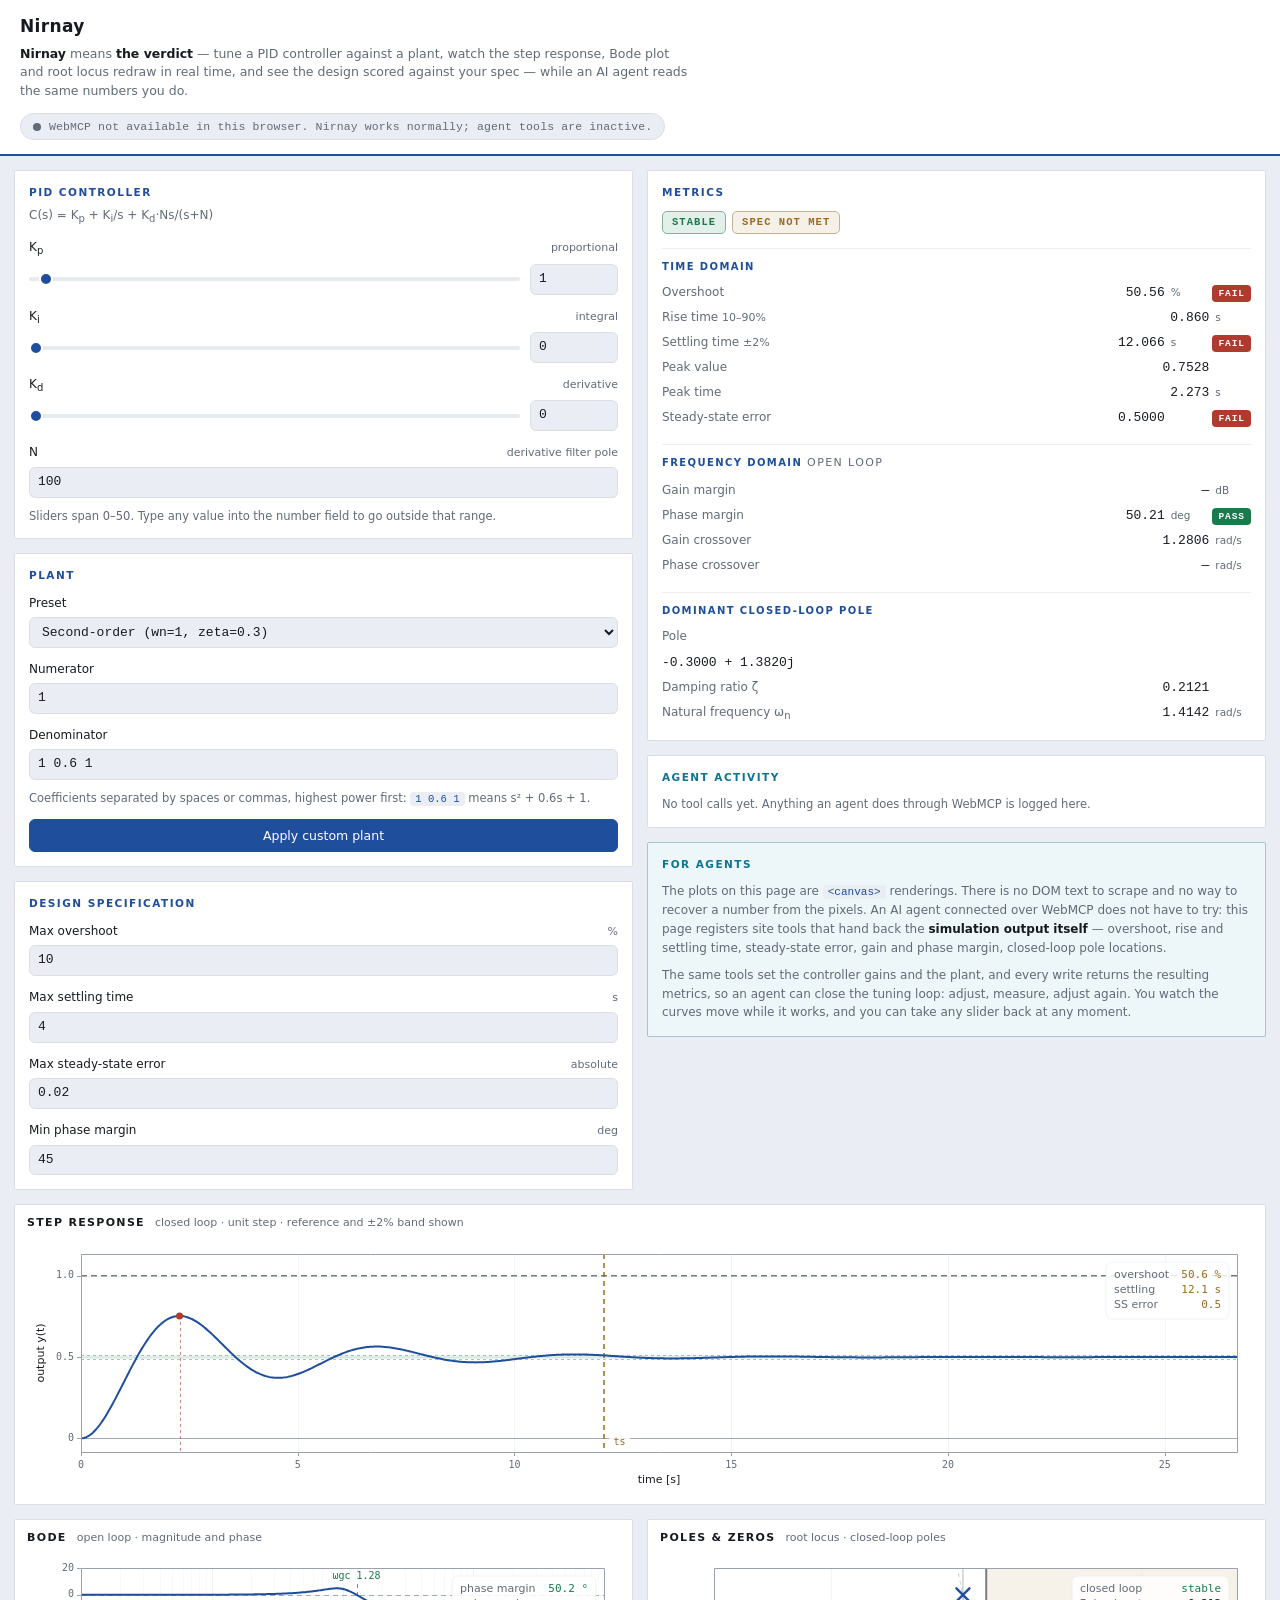
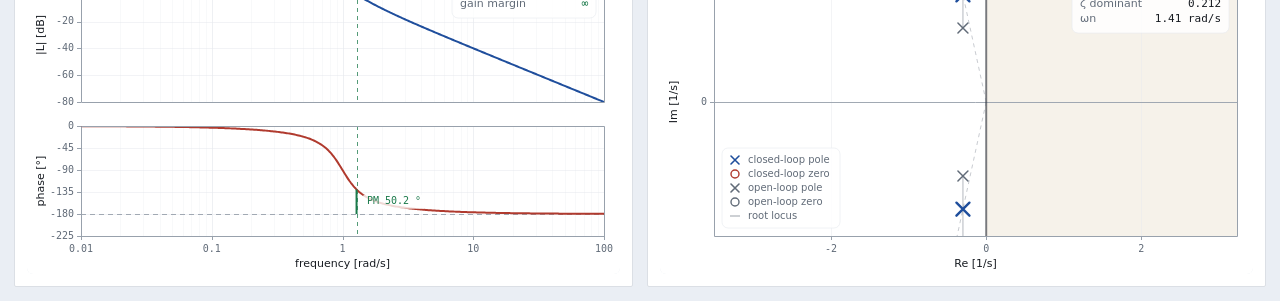
<file: index.html>
<!DOCTYPE html>
<html lang="en">
<head>
  <meta charset="utf-8" />
  <meta name="viewport" content="width=device-width, initial-scale=1" />
  <title>Nirnay</title>
  <meta
    name="description"
    content="Nirnay is an interactive PID tuning workbench with live step response, Bode and root-locus plots, and WebMCP site tools that expose the numeric simulation results to an AI agent."
  />
  <link rel="stylesheet" href="styles.css" />
</head>
<body>
  <header class="topbar">
    <div class="brand">
      <h1>Nirnay</h1>
      <p class="tagline">
        <em>Nirnay</em> means <em>the verdict</em> — tune a PID controller against a plant, watch the
        step response, Bode plot and root locus redraw in real time, and see the design scored
        against your spec &mdash; while an AI agent reads the same numbers you do.
      </p>
    </div>
    <p class="status" id="mcp-status" data-state="pending" role="status" aria-live="polite">
      Checking for WebMCP&hellip;
    </p>
  </header>

  <main class="bench">
    <!-- ------------------------------------------------------------------- controls -->
    <aside class="col col-controls" aria-label="Controller, plant and specification">
      <section class="panel">
        <h2>PID controller</h2>
        <p class="panel-sub">C(s) = K<sub>p</sub> + K<sub>i</sub>/s + K<sub>d</sub>&middot;Ns/(s+N)</p>

        <div class="gain">
          <label for="kp-number"><span class="gain-name">K<sub>p</sub></span><span class="hint">proportional</span></label>
          <div class="gain-inputs">
            <input type="range" id="kp-slider" min="0" max="50" step="0.01"
                   aria-label="Proportional gain slider" />
            <input type="number" id="kp-number" step="0.01" inputmode="decimal" />
          </div>
        </div>

        <div class="gain">
          <label for="ki-number"><span class="gain-name">K<sub>i</sub></span><span class="hint">integral</span></label>
          <div class="gain-inputs">
            <input type="range" id="ki-slider" min="0" max="50" step="0.01"
                   aria-label="Integral gain slider" />
            <input type="number" id="ki-number" step="0.01" inputmode="decimal" />
          </div>
        </div>

        <div class="gain">
          <label for="kd-number"><span class="gain-name">K<sub>d</sub></span><span class="hint">derivative</span></label>
          <div class="gain-inputs">
            <input type="range" id="kd-slider" min="0" max="50" step="0.01"
                   aria-label="Derivative gain slider" />
            <input type="number" id="kd-number" step="0.01" inputmode="decimal" />
          </div>
        </div>

        <div class="field">
          <label for="n-number"><span class="gain-name">N</span><span class="hint">derivative filter pole</span></label>
          <input type="number" id="n-number" min="1" max="10000" step="1" inputmode="decimal" />
        </div>

        <p class="foot">
          Sliders span 0&ndash;50. Type any value into the number field to go outside that range.
        </p>
      </section>

      <section class="panel">
        <h2>Plant</h2>

        <div class="field">
          <label for="plant-select">Preset</label>
          <select id="plant-select"></select>
        </div>
        <div class="field">
          <label for="plant-num">Numerator</label>
          <input type="text" id="plant-num" spellcheck="false" autocomplete="off"
                 aria-describedby="coeff-help" />
        </div>
        <div class="field">
          <label for="plant-den">Denominator</label>
          <input type="text" id="plant-den" spellcheck="false" autocomplete="off"
                 aria-describedby="coeff-help" />
        </div>

        <p class="foot" id="coeff-help">
          Coefficients separated by spaces or commas, highest power first:
          <code>1 0.6 1</code> means s&sup2; + 0.6s + 1.
        </p>
        <button type="button" id="plant-apply" class="btn-primary">Apply custom plant</button>
        <p class="field-error" id="plant-error" role="alert" hidden></p>
      </section>

      <section class="panel">
        <h2>Design specification</h2>

        <div class="field">
          <label for="spec-overshoot">Max overshoot<span class="hint">%</span></label>
          <input type="number" id="spec-overshoot" min="0" step="0.5" inputmode="decimal" />
        </div>
        <div class="field">
          <label for="spec-settling">Max settling time<span class="hint">s</span></label>
          <input type="number" id="spec-settling" min="0" step="0.1" inputmode="decimal" />
        </div>
        <div class="field">
          <label for="spec-sse">Max steady-state error<span class="hint">absolute</span></label>
          <input type="number" id="spec-sse" min="0" step="0.005" inputmode="decimal" />
        </div>
        <div class="field">
          <label for="spec-pm">Min phase margin<span class="hint">deg</span></label>
          <input type="number" id="spec-pm" min="0" step="1" inputmode="decimal" />
        </div>
      </section>
    </aside>

    <!-- ---------------------------------------------------------------------- plots -->
    <section class="col col-plots" aria-label="Simulation plots">
      <figure class="plot-card plot-wide">
        <figcaption>
          <h2>Step response</h2>
          <span class="cap-note">closed loop &middot; unit step &middot; reference and &plusmn;2% band shown</span>
        </figcaption>
        <canvas id="step-canvas" role="img"
                aria-label="Closed-loop unit step response against time">
          Closed-loop step response plot. The numbers behind it are listed in the metrics panel.
        </canvas>
      </figure>

      <figure class="plot-card">
        <figcaption>
          <h2>Bode</h2>
          <span class="cap-note">open loop &middot; magnitude and phase</span>
        </figcaption>
        <canvas id="bode-canvas" role="img"
                aria-label="Open-loop Bode magnitude and phase plot">
          Open-loop Bode plot. Gain and phase margins are listed in the metrics panel.
        </canvas>
      </figure>

      <figure class="plot-card">
        <figcaption>
          <h2>Poles &amp; zeros</h2>
          <span class="cap-note">root locus &middot; closed-loop poles</span>
        </figcaption>
        <canvas id="pz-canvas" role="img"
                aria-label="Pole-zero map with root locus branches">
          Pole-zero map with root-locus branches. The dominant pole is listed in the metrics panel.
        </canvas>
      </figure>
    </section>

    <!-- -------------------------------------------------------------------- readout -->
    <aside class="col col-readout" aria-label="Metrics and agent activity">
      <section class="panel">
        <h2>Metrics</h2>

        <p class="badges">
          <span class="badge" id="stability-badge" data-stable="true">&mdash;</span>
          <span class="badge" id="spec-badge" data-pass="false">&mdash;</span>
        </p>

        <div class="metric-group">
          <h3>Time domain</h3>
          <dl class="metrics">
            <div class="metric" data-metric="overshoot">
              <dt>Overshoot</dt>
              <dd><span class="value">&mdash;</span><span class="unit">%</span><span class="chip">&mdash;</span></dd>
            </div>
            <div class="metric" data-metric="riseTime">
              <dt>Rise time <span class="qual">10&ndash;90%</span></dt>
              <dd><span class="value">&mdash;</span><span class="unit">s</span></dd>
            </div>
            <div class="metric" data-metric="settlingTime">
              <dt>Settling time <span class="qual">&plusmn;2%</span></dt>
              <dd><span class="value">&mdash;</span><span class="unit">s</span><span class="chip">&mdash;</span></dd>
            </div>
            <div class="metric" data-metric="peakValue">
              <dt>Peak value</dt>
              <dd><span class="value">&mdash;</span><span class="unit"></span></dd>
            </div>
            <div class="metric" data-metric="peakTime">
              <dt>Peak time</dt>
              <dd><span class="value">&mdash;</span><span class="unit">s</span></dd>
            </div>
            <div class="metric" data-metric="steadyStateError">
              <dt>Steady-state error</dt>
              <dd><span class="value">&mdash;</span><span class="unit"></span><span class="chip">&mdash;</span></dd>
            </div>
          </dl>
        </div>

        <div class="metric-group">
          <h3>Frequency domain <span class="qual">open loop</span></h3>
          <dl class="metrics">
            <div class="metric" data-metric="gainMargin">
              <dt>Gain margin</dt>
              <dd><span class="value">&mdash;</span><span class="unit">dB</span></dd>
            </div>
            <div class="metric" data-metric="phaseMargin">
              <dt>Phase margin</dt>
              <dd><span class="value">&mdash;</span><span class="unit">deg</span><span class="chip">&mdash;</span></dd>
            </div>
            <div class="metric" data-metric="gainCrossover">
              <dt>Gain crossover</dt>
              <dd><span class="value">&mdash;</span><span class="unit">rad/s</span></dd>
            </div>
            <div class="metric" data-metric="phaseCrossover">
              <dt>Phase crossover</dt>
              <dd><span class="value">&mdash;</span><span class="unit">rad/s</span></dd>
            </div>
          </dl>
        </div>

        <div class="metric-group">
          <h3>Dominant closed-loop pole</h3>
          <dl class="metrics">
            <div class="metric metric-wide" data-metric="dominantPole">
              <dt>Pole</dt>
              <dd><span class="value">&mdash;</span><span class="unit"></span></dd>
            </div>
            <div class="metric" data-metric="zeta">
              <dt>Damping ratio &zeta;</dt>
              <dd><span class="value">&mdash;</span><span class="unit"></span></dd>
            </div>
            <div class="metric" data-metric="wn">
              <dt>Natural frequency &omega;<sub>n</sub></dt>
              <dd><span class="value">&mdash;</span><span class="unit">rad/s</span></dd>
            </div>
          </dl>
        </div>
      </section>

      <section class="panel panel-agent">
        <h2>Agent activity</h2>
        <div class="log" id="agent-log" role="log" aria-live="polite"
             aria-label="Agent tool call log">
          <p class="log-empty">No tool calls yet. Anything an agent does through WebMCP is logged here.</p>
        </div>
      </section>

      <section class="panel panel-note">
        <h2>For agents</h2>
        <p>
          The plots on this page are <code>&lt;canvas&gt;</code> renderings. There is no DOM text to
          scrape and no way to recover a number from the pixels. An AI agent connected over WebMCP
          does not have to try: this page registers site tools that hand back the
          <strong>simulation output itself</strong> &mdash; overshoot, rise and settling time,
          steady-state error, gain and phase margin, closed-loop pole locations.
        </p>
        <p>
          The same tools set the controller gains and the plant, and every write returns the
          resulting metrics, so an agent can close the tuning loop: adjust, measure, adjust again.
          You watch the curves move while it works, and you can take any slider back at any moment.
        </p>
      </section>
    </aside>
  </main>

  <script type="module" src="src/main.js"></script>
</body>
</html>
</file>
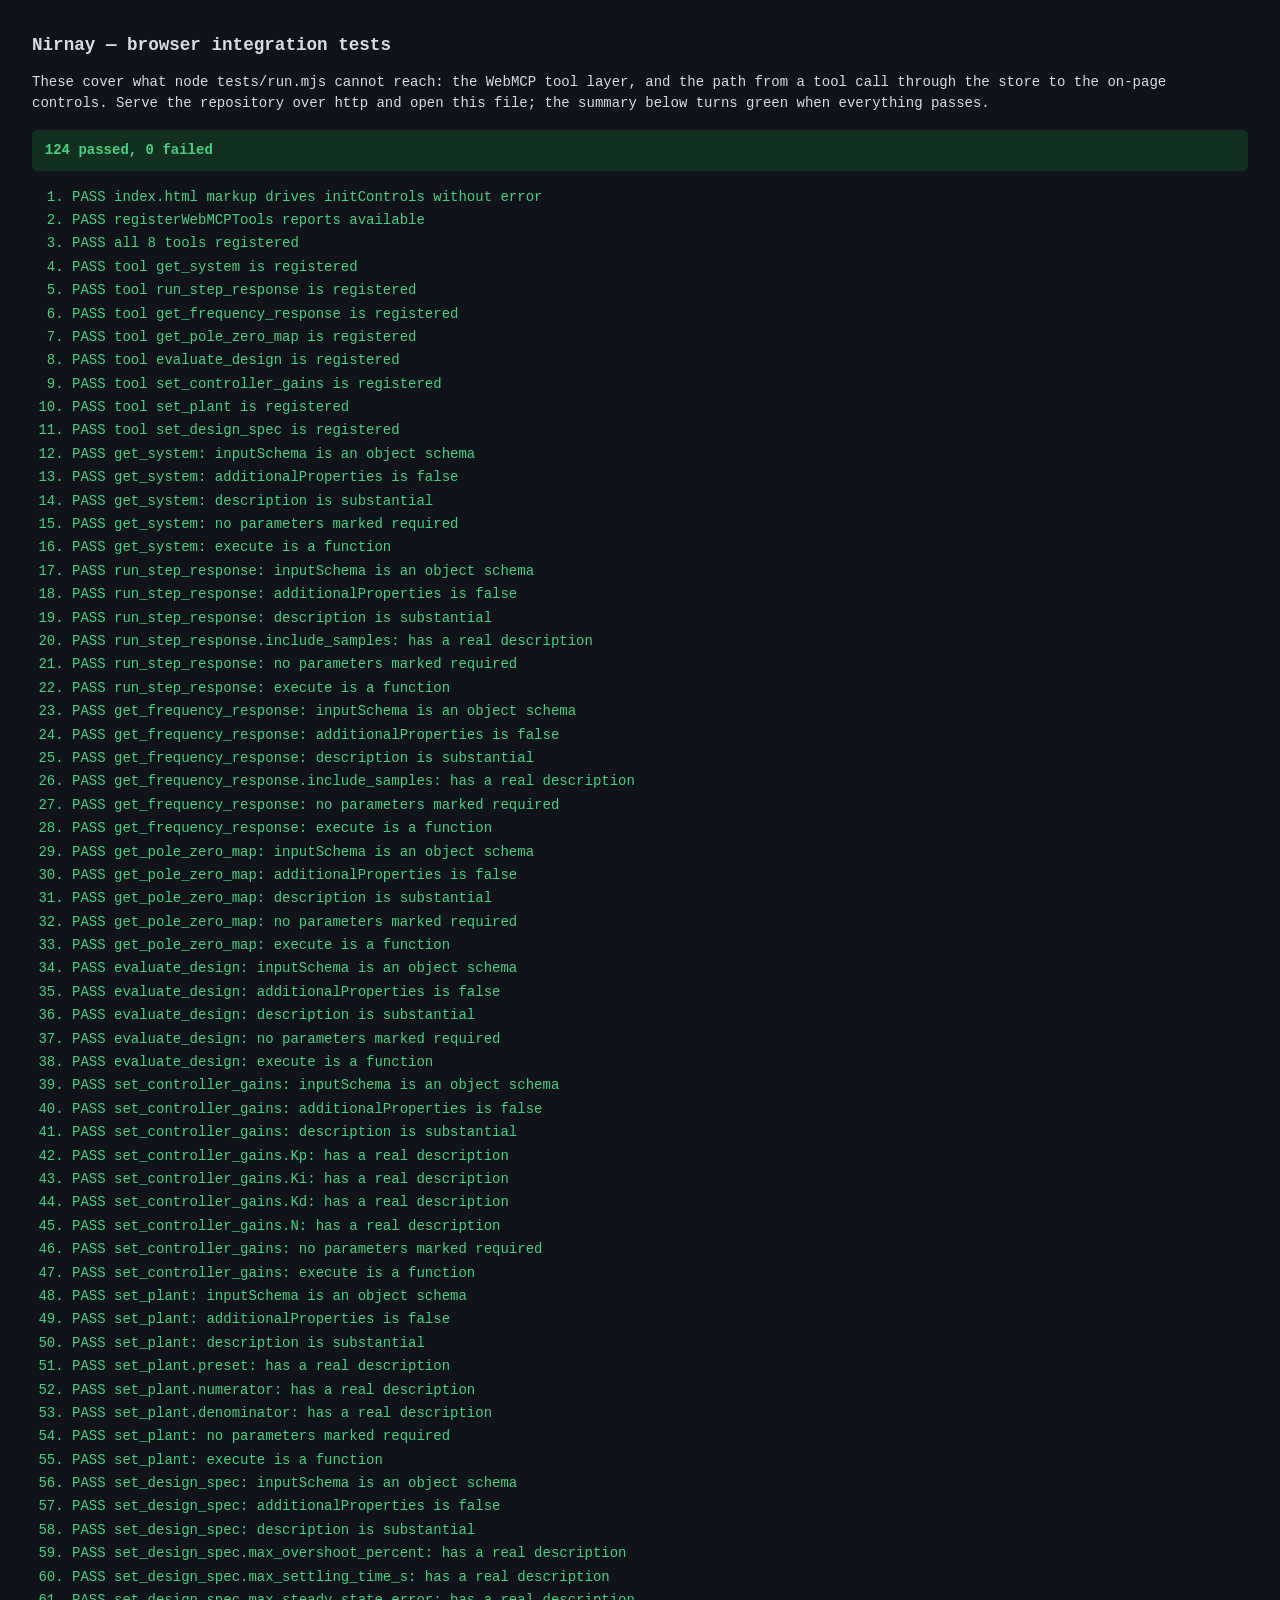
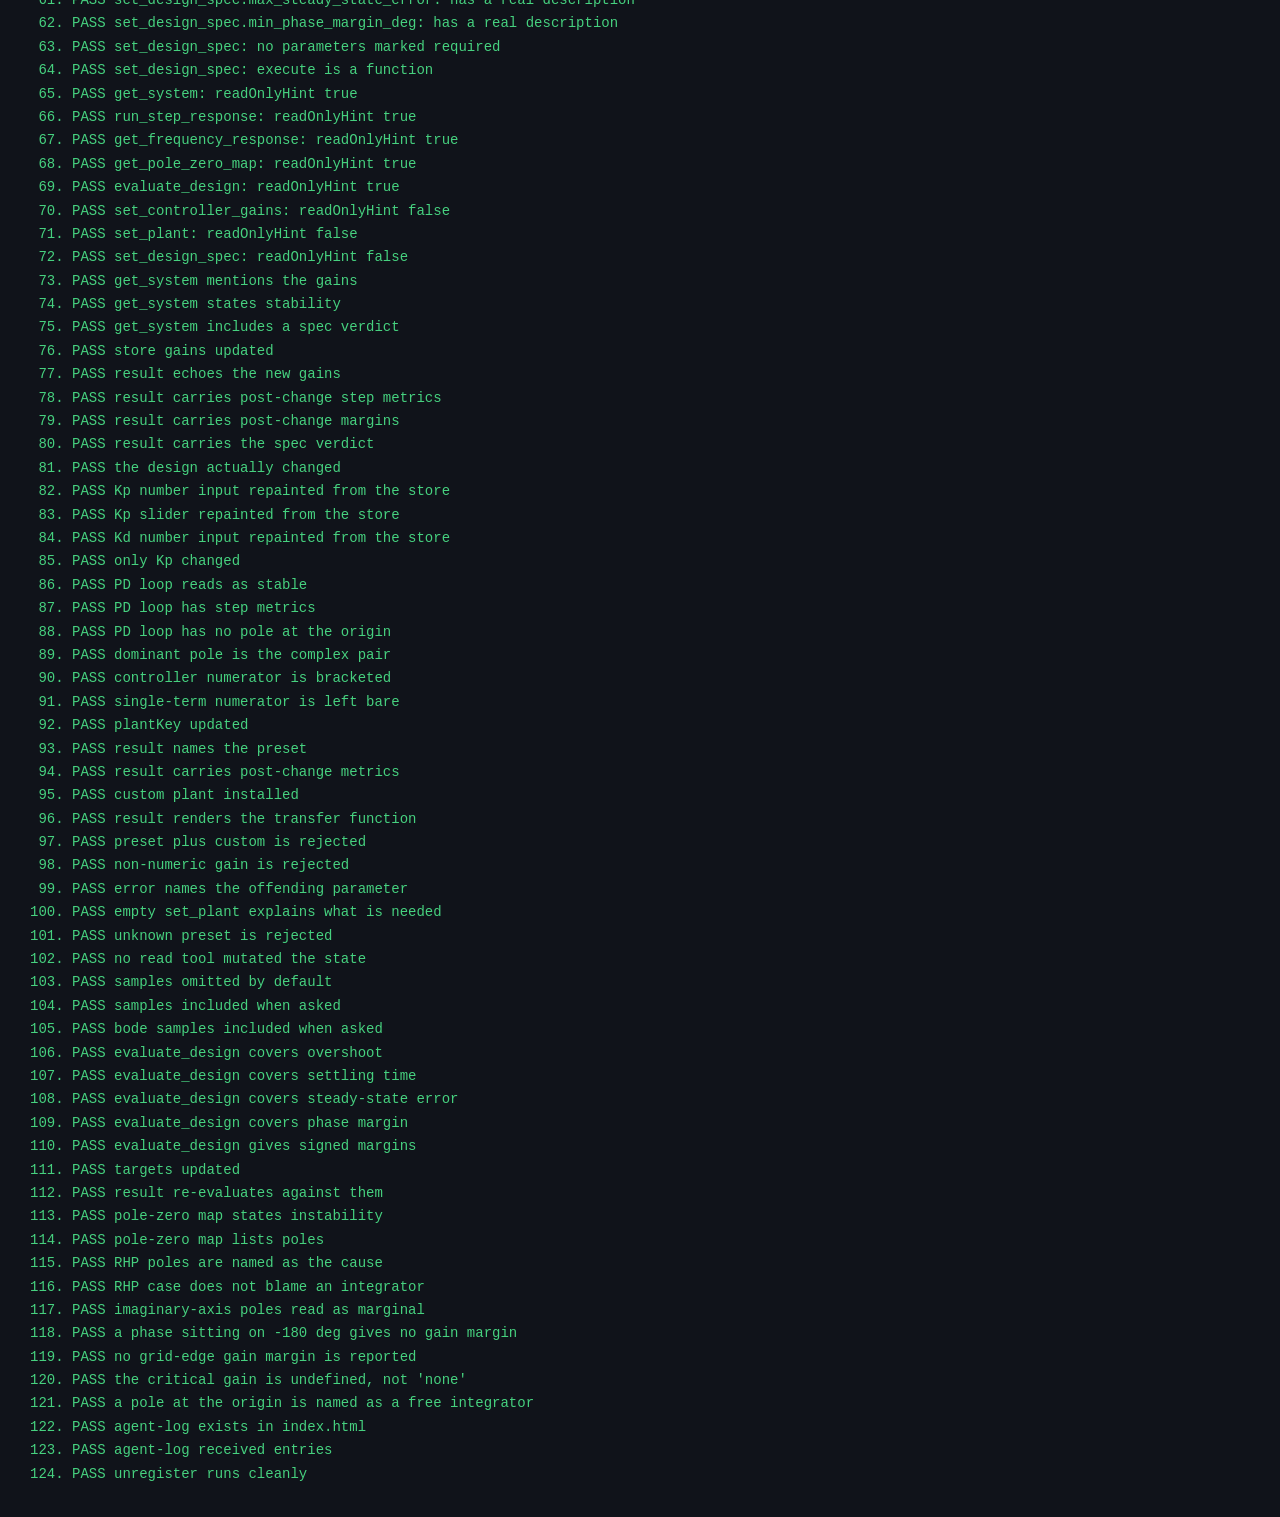
<file: tests/browser.html>
<!DOCTYPE html>
<html lang="en">
<head>
  <meta charset="utf-8">
  <title>Nirnay browser tests</title>
  <style>
    body { font: 14px/1.5 ui-monospace, SFMono-Regular, Menlo, Consolas, monospace; margin: 2rem; background: #10131a; color: #d7dce5; }
    h1 { font-size: 1.1rem; }
    li { margin: .15rem 0; }
    .pass { color: #46d17f; }
    .fail { color: #ff6b6b; }
    #summary { margin: 1rem 0; padding: .6rem .8rem; border-radius: 6px; font-weight: 700; }
    #summary[data-ok="true"] { background: #12301f; color: #46d17f; }
    #summary[data-ok="false"] { background: #331617; color: #ff6b6b; }
    #stage { display: none; }
  </style>
</head>
<body>
  <h1>Nirnay &mdash; browser integration tests</h1>
  <p>
    These cover what <code>node tests/run.mjs</code> cannot reach: the WebMCP tool layer, and the
    path from a tool call through the store to the on-page controls. Serve the repository over
    http and open this file; the summary below turns green when everything passes.
  </p>
  <div id="summary" data-ok="false">running&hellip;</div>
  <ol id="results"></ol>

  <!-- The real control markup is loaded into here from index.html, so these tests also
       verify that every element id controls.js looks up actually exists in the page. -->
  <div id="stage"></div>

<script type="module">
import { registerWebMCPTools } from "../src/mcp/tools.js";
import { getState, analyse, setGains, setPlant, setSpec } from "../src/ui/store.js";
import { initControls } from "../src/ui/controls.js";

const results = document.getElementById("results");
let passed = 0;
let failed = 0;

/**
 * Record one assertion.
 * @param {string} name what was checked
 * @param {boolean} ok whether it held
 * @param {string} [detail] extra context shown on failure
 * @returns {void}
 */
function check(name, ok, detail = "") {
  const li = document.createElement("li");
  li.className = ok ? "pass" : "fail";
  li.textContent = `${ok ? "PASS" : "FAIL"}  ${name}${ok || !detail ? "" : ` — ${detail}`}`;
  results.appendChild(li);
  if (ok) passed += 1; else failed += 1;
}

/**
 * Run one test body, turning a throw into a failure rather than halting the suite.
 * @param {string} name test name
 * @param {() => Promise<void>|void} fn test body
 * @returns {Promise<void>}
 */
async function test(name, fn) {
  try {
    await fn();
  } catch (err) {
    check(name, false, String(err && err.stack ? err.stack : err));
  }
}

/** Extract the plain text of a WebMCP tool result. */
const bodyOf = (r) => r.content.map((c) => c.text).join("\n");

// --- load the real control markup ------------------------------------------
const html = await (await fetch("../index.html")).text();
const parsed = new DOMParser().parseFromString(html, "text/html");
document.getElementById("stage").innerHTML = parsed.body.innerHTML;

await test("index.html markup drives initControls without error", () => {
  initControls(document.getElementById("stage"));
  check("index.html markup drives initControls without error", true);
});

// --- register against a stubbed modelContext -------------------------------
const registered = [];
document.modelContext = {
  registerTool(descriptor) {
    registered.push(descriptor);
    return { unregister() {} };
  },
};

const handle = await registerWebMCPTools();
const byName = Object.fromEntries(registered.map((t) => [t.name, t]));

const READ = ["get_system", "run_step_response", "get_frequency_response", "get_pole_zero_map", "evaluate_design"];
const WRITE = ["set_controller_gains", "set_plant", "set_design_spec"];

await test("registration", () => {
  check("registerWebMCPTools reports available", handle.available === true);
  check("all 8 tools registered", registered.length === 8, `got ${registered.length}`);
  for (const name of [...READ, ...WRITE]) {
    check(`tool ${name} is registered`, Boolean(byName[name]));
  }
});

await test("schemas", () => {
  for (const t of registered) {
    const s = t.inputSchema;
    check(`${t.name}: inputSchema is an object schema`, s && s.type === "object");
    check(`${t.name}: additionalProperties is false`, s.additionalProperties === false);
    check(`${t.name}: description is substantial`, typeof t.description === "string" && t.description.length > 80);
    for (const [prop, def] of Object.entries(s.properties || {})) {
      check(`${t.name}.${prop}: has a real description`,
        typeof def.description === "string" && def.description.length > 20,
        JSON.stringify(def.description));
    }
    // Every parameter on this surface is optional by design.
    check(`${t.name}: no parameters marked required`, !s.required || s.required.length === 0,
      JSON.stringify(s.required));
    check(`${t.name}: execute is a function`, typeof t.execute === "function");
  }
});

await test("readOnlyHint is accurate", () => {
  for (const name of READ) {
    check(`${name}: readOnlyHint true`, byName[name].annotations.readOnlyHint === true);
  }
  for (const name of WRITE) {
    check(`${name}: readOnlyHint false`, byName[name].annotations.readOnlyHint === false);
  }
});

// --- behaviour --------------------------------------------------------------
await test("get_system reports the live design", async () => {
  const body = bodyOf(await byName.get_system.execute({}));
  check("get_system mentions the gains", /Kp=/.test(body), body);
  check("get_system states stability", /STABLE|UNSTABLE/.test(body), body);
  check("get_system includes a spec verdict", /SPECS? (MET|NOT MET)/.test(body), body);
});

await test("write tool changes state and returns post-change metrics", async () => {
  setPlant({ key: "second-order" });
  setGains({ Kp: 1, Ki: 0, Kd: 0, N: 100 });
  const before = analyse().metrics.overshoot;

  const body = bodyOf(await byName.set_controller_gains.execute({ Kp: 12, Ki: 4, Kd: 3 }));
  const s = getState();
  check("store gains updated", s.Kp === 12 && s.Ki === 4 && s.Kd === 3, JSON.stringify(s));
  check("result echoes the new gains", body.includes("Kp=12"), body);
  check("result carries post-change step metrics", /overshoot/.test(body), body);
  check("result carries post-change margins", /PM |GM /.test(body), body);
  check("result carries the spec verdict", /SPECS? (MET|NOT MET)/.test(body), body);
  check("the design actually changed", analyse().metrics.overshoot !== before);

  // The demo-critical path: an agent's write must move the human-facing controls.
  const stage = document.getElementById("stage");
  check("Kp number input repainted from the store",
    Number(stage.querySelector("#kp-number").value) === 12,
    stage.querySelector("#kp-number").value);
  check("Kp slider repainted from the store",
    Number(stage.querySelector("#kp-slider").value) === 12,
    stage.querySelector("#kp-slider").value);
  check("Kd number input repainted from the store",
    Number(stage.querySelector("#kd-number").value) === 3,
    stage.querySelector("#kd-number").value);
});

await test("partial gain updates leave the others alone", async () => {
  setGains({ Kp: 5, Ki: 2, Kd: 1 });
  await byName.set_controller_gains.execute({ Kp: 9 });
  const s = getState();
  check("only Kp changed", s.Kp === 9 && s.Ki === 2 && s.Kd === 1, JSON.stringify(s));
});

await test("PD control is not reported as unstable", async () => {
  setPlant({ key: "second-order" });
  const body = bodyOf(await byName.set_controller_gains.execute({ Kp: 2, Ki: 0, Kd: 1 }));
  check("PD loop reads as stable", /Closed loop: STABLE/.test(body), body);
  check("PD loop has step metrics", /overshoot \d/.test(body), body);
  check("PD loop has no pole at the origin", !analyse().poles.some((p) => p.re === 0 && p.im === 0),
    JSON.stringify(analyse().poles));
});

await test("the dominant pole is the one that shapes the response", async () => {
  // The slow real pole of this design is nearly cancelled by a zero; the complex pair
  // is what produces the overshoot, so it is the one that must be reported.
  setPlant({ key: "second-order" });
  await byName.set_controller_gains.execute({ Kp: 12, Ki: 4, Kd: 3, N: 100 });
  const body = bodyOf(await byName.get_pole_zero_map.execute({}));
  check("dominant pole is the complex pair", /dominant pole: -1\.6876 \+ 3\.0714i/.test(body), body);
});

await test("multi-term numerators are bracketed", async () => {
  setPlant({ key: "second-order" });
  const body = bodyOf(await byName.set_controller_gains.execute({ Kp: 12, Ki: 4, Kd: 3, N: 100 }));
  check("controller numerator is bracketed",
    body.includes("C(s) = (312s^2 + 1204s + 400) / (s^2 + 100s)"), body);
  check("single-term numerator is left bare",
    body.includes("Plant (preset \"second-order\"): 1 / (s^2 + 0.6s + 1)"), body);
});

await test("set_plant by preset", async () => {
  const body = bodyOf(await byName.set_plant.execute({ preset: "dc-motor" }));
  check("plantKey updated", getState().plantKey === "dc-motor", getState().plantKey);
  check("result names the preset", body.includes("dc-motor"), body);
  check("result carries post-change metrics", /Closed loop:/.test(body), body);
});

await test("set_plant with custom coefficients", async () => {
  const body = bodyOf(await byName.set_plant.execute({ numerator: [1], denominator: [1, 2, 1] }));
  const s = getState();
  check("custom plant installed", s.plantKey === null && s.plant.den.join() === "1,2,1", JSON.stringify(s.plant));
  check("result renders the transfer function", /s\^2 \+ 2s \+ 1/.test(body), body);
});

await test("invalid input returns a readable error, never a throw", async () => {
  const both = bodyOf(await byName.set_plant.execute({ preset: "dc-motor", numerator: [1], denominator: [1, 1] }));
  check("preset plus custom is rejected", both.startsWith("Error:"), both);

  const bad = bodyOf(await byName.set_controller_gains.execute({ Kp: "loud" }));
  check("non-numeric gain is rejected", bad.startsWith("Error:"), bad);
  check("error names the offending parameter", /Kp/.test(bad), bad);

  const empty = bodyOf(await byName.set_plant.execute({}));
  check("empty set_plant explains what is needed", empty.startsWith("Error:"), empty);

  const unknown = bodyOf(await byName.set_plant.execute({ preset: "teapot" }));
  check("unknown preset is rejected", unknown.startsWith("Error:"), unknown);
});

await test("read tools stay read-only", async () => {
  setPlant({ key: "second-order" });
  setGains({ Kp: 4, Ki: 1, Kd: 0.5 });
  const snapshot = JSON.stringify(getState());
  for (const name of READ) await byName[name].execute({});
  check("no read tool mutated the state", JSON.stringify(getState()) === snapshot);
});

await test("optional samples are returned on request", async () => {
  const without = bodyOf(await byName.run_step_response.execute({}));
  const with_ = bodyOf(await byName.run_step_response.execute({ include_samples: true }));
  check("samples omitted by default", !without.includes("samples"), without);
  check("samples included when asked", with_.includes("samples (t s, y):"), with_);

  const bode = bodyOf(await byName.get_frequency_response.execute({ include_samples: true }));
  check("bode samples included when asked", bode.includes("samples (w rad/s"), bode);
});

await test("evaluate_design reports per-spec margins", async () => {
  setSpec({ overshoot: 10, settlingTime: 4, steadyStateError: 0.02, phaseMargin: 45 });
  const body = bodyOf(await byName.evaluate_design.execute({}));
  for (const label of ["overshoot", "settling time", "steady-state error", "phase margin"]) {
    check(`evaluate_design covers ${label}`, body.includes(label), body);
  }
  check("evaluate_design gives signed margins", /(inside|outside) by /.test(body), body);
});

await test("set_design_spec retargets the evaluation", async () => {
  const body = bodyOf(await byName.set_design_spec.execute({ max_overshoot_percent: 3, min_phase_margin_deg: 70 }));
  const s = getState();
  check("targets updated", s.spec.overshoot === 3 && s.spec.phaseMargin === 70, JSON.stringify(s.spec));
  check("result re-evaluates against them", body.includes("target <= 3"), body);
});

await test("an unstable design is reported as such", async () => {
  await byName.set_plant.execute({ preset: "unstable" });
  await byName.set_controller_gains.execute({ Kp: 0.1, Ki: 0, Kd: 0 });
  const body = bodyOf(await byName.get_pole_zero_map.execute({}));
  check("pole-zero map states instability", /UNSTABLE/.test(body), body);
  check("pole-zero map lists poles", /closed-loop poles:/.test(body), body);
});

await test("a missing steady state is explained by where the poles sit", async () => {
  // Right-half-plane poles: T = 0.1/(s^2 - s + 2.1) has no integrator at all.
  await byName.set_plant.execute({ preset: "unstable" });
  await byName.set_controller_gains.execute({ Kp: 0.1, Ki: 0, Kd: 0 });
  const rhp = bodyOf(await byName.run_step_response.execute({}));
  check("RHP poles are named as the cause", /2 poles in the right half-plane/.test(rhp), rhp);
  check("RHP case does not blame an integrator", !/integrator/.test(rhp), rhp);

  // Imaginary-axis poles: s^2 + 1 under P control of the double integrator.
  await byName.set_plant.execute({ preset: "double-integrator" });
  await byName.set_controller_gains.execute({ Kp: 1 });
  const marginal = bodyOf(await byName.get_system.execute({}));
  check("imaginary-axis poles read as marginal", /marginally stable/.test(marginal), marginal);
  const freq = bodyOf(await byName.get_frequency_response.execute({}));
  check("a phase sitting on -180 deg gives no gain margin",
    /gain margin: +undefined - the open-loop phase sits at -180 deg/.test(freq), freq);
  check("no grid-edge gain margin is reported", !/e-8|-160 dB/.test(freq), freq);
  const pz = bodyOf(await byName.get_pole_zero_map.execute({}));
  check("the critical gain is undefined, not 'none'", /critical gain: undefined/.test(pz), pz);

  // Pole at the origin: the DC motor's own integrator with the controller switched off.
  await byName.set_plant.execute({ preset: "dc-motor" });
  await byName.set_controller_gains.execute({ Kp: 0, Ki: 0, Kd: 0 });
  const origin = bodyOf(await byName.run_step_response.execute({}));
  check("a pole at the origin is named as a free integrator", /pole at the origin/.test(origin), origin);
});

await test("the activity log records agent calls", () => {
  const log = document.getElementById("stage").querySelector("#agent-log");
  check("agent-log exists in index.html", Boolean(log));
  check("agent-log received entries", log && log.children.length > 0, log ? String(log.children.length) : "no log");
});

await test("unregister is callable", () => {
  handle.unregister();
  check("unregister runs cleanly", true);
});

const summary = document.getElementById("summary");
summary.dataset.ok = failed === 0 ? "true" : "false";
summary.textContent = `${passed} passed, ${failed} failed`;
document.title = failed === 0 ? `ALL PASS (${passed})` : `FAILED ${failed}/${passed + failed}`;
</script>
</body>
</html>
</file>
<file: styles.css>
/* ---------------------------------------------------------------------------
   Nirnay — theme and layout.

   The custom properties on :root are the single source of truth for colour.
   src/ui/plots.js reads them off document.documentElement with getComputedStyle,
   so the canvases and the chrome around them always agree.
   --------------------------------------------------------------------------- */

:root {
  color-scheme: light;

  /* Plot palette — also consumed by src/ui/plots.js. */
  --bg: #ffffff;        /* paper: plot ground and panel fill */
  --panel: #ffffff;
  --grid: #e7eaee;      /* hairline graph rule */
  --axis: #98a1ac;
  --fg: #171b21;
  --muted: #616b78;
  --accent: #1f4e9c;    /* ink-blue pen: the response */
  --accent-2: #b03a2e;  /* oxide-red pen: reference and limits */
  --warn: #9a6b1f;      /* ochre: tolerance band */
  --ok: #1b7a4b;        /* green: pass */
  --danger: #b03a2e;
  --agent: #0e7490;     /* teal: everything belonging to the agent side */

  /* Shell-only tokens. */
  --panel-2: #eaeef4;   /* desk: page ground behind the paper */
  --agent-soft: #edf6f9; /* teal wash for agent-facing surfaces */
  --line: #dbdfe5;
  --line-soft: #eceef1;
  --radius: 2px;

  --sans: system-ui, -apple-system, "Segoe UI", Roboto, "Helvetica Neue", Arial, sans-serif;
  --mono: ui-monospace, "Cascadia Mono", SFMono-Regular, Menlo, Consolas,
          "Liberation Mono", monospace;
}


*,
*::before,
*::after {
  box-sizing: border-box;
}

[hidden] {
  display: none !important;
}

html {
  background: var(--bg);
}

body {
  margin: 0;
  background: var(--panel-2);   /* was: var(--bg) */
  color: var(--fg);
  font: 14px/1.5 var(--sans);
  -webkit-font-smoothing: antialiased;
}

:focus-visible {
  outline: 2px solid var(--accent);
  outline-offset: 2px;
}

code {
  font-family: var(--mono);
  font-size: 0.92em;
  color: var(--accent);
  background: var(--panel-2);
  border: 1px solid var(--line-soft);
  border-radius: 4px;
  padding: 0 4px;
}

/* --------------------------------------------------------------------- header */

.topbar {
  display: flex;
  flex-wrap: wrap;
  align-items: flex-start;
  justify-content: space-between;
  gap: 10px 24px;
  padding: 14px 20px;
  border-bottom: 2px solid var(--accent);
  background: var(--panel);
}

.topbar h1 {
  margin: 0;
  font-size: 17px;
  font-weight: 600;
  letter-spacing: 0.02em;
}


.tagline em {
  color: var(--fg);
  font-style: normal;
  font-weight: 600;
}

.tagline {
  margin: 5px 0 0;
  max-width: 84ch;
  color: var(--muted);
  font-size: 12.5px;
}

.status {
  margin: 2px 0 0;
  flex: 0 0 auto;
  padding: 7px 12px;
  border: 1px solid var(--line);
  border-radius: 999px;
  background: var(--panel-2);
  color: var(--muted);
  font: 11.5px/1 var(--mono);
  letter-spacing: 0.01em;
}

.status::before {
  content: "";
  display: inline-block;
  width: 8px;
  height: 8px;
  margin-right: 8px;
  border-radius: 50%;
  background: var(--muted);
  vertical-align: -1px;
}

.status[data-state="on"] {
  color: var(--agent);
  background: var(--agent-soft);
  border-color: color-mix(in srgb, var(--agent) 40%, var(--line));
}

.status[data-state="on"]::before {
  background: var(--agent);
}

.status[data-state="error"] {
  color: var(--danger);
  border-color: color-mix(in srgb, var(--danger) 45%, var(--line));
}

.status[data-state="error"]::before {
  background: var(--danger);
}

/* --------------------------------------------------------------------- layout */

.bench {
  display: grid;
  gap: 14px;
  padding: 14px;
  grid-template-columns: 320px minmax(0, 1fr) 320px;
  grid-template-areas: "controls plots readout";
  align-items: start;
}

.col-controls {
  grid-area: controls;
}

.col-plots {
  grid-area: plots;
  display: grid;
  gap: 14px;
  grid-template-columns: repeat(2, minmax(0, 1fr));
  align-content: start;
}

.col-readout {
  grid-area: readout;
}

.col-controls,
.col-readout {
  display: grid;
  gap: 14px;
  align-content: start;
}

/* Two sidebars plus two plots side by side stops fitting well below this. */
@media (max-width: 1280px) {
  .bench {
    grid-template-columns: minmax(0, 1fr) minmax(0, 1fr);
    grid-template-areas:
      "controls readout"
      "plots plots";
  }
}

@media (max-width: 820px) {
  .bench {
    grid-template-columns: minmax(0, 1fr);
    grid-template-areas:
      "controls"
      "plots"
      "readout";
  }

  .col-plots {
    grid-template-columns: minmax(0, 1fr);
  }
}

/* --------------------------------------------------------------------- panels */

.panel {
  padding: 14px;
  border: 1px solid var(--line);
  border-radius: var(--radius);
  background: var(--panel);
}

.panel > h2 {
  margin: 0 0 10px;
  color: var(--accent);
  font-size: 10.5px;
  font-weight: 600;
  letter-spacing: 0.14em;
  text-transform: uppercase;
}

.panel-sub {
  margin: -4px 0 12px;
  color: var(--muted);
  font: 12px/1.4 var(--sans);
}

.foot {
  margin: 10px 0 0;
  color: var(--muted);
  font-size: 11.5px;
  line-height: 1.45;
}

.field-error {
  margin: 8px 0 0;
  color: var(--danger);
  font-size: 12px;
  line-height: 1.4;
}

/* --------------------------------------------------------------------- inputs */

.field + .field,
.gain + .gain,
.gain + .field {
  margin-top: 12px;
}

.field > label,
.gain > label {
  display: flex;
  align-items: baseline;
  justify-content: space-between;
  gap: 10px;
  margin-bottom: 5px;
  font-size: 12px;
  font-weight: 500;
}

/* The symbol and its subscript have to be one flex item, or space-between pushes
   them to opposite ends of the label. */
.gain-name {
  white-space: nowrap;
}

.hint,
.qual {
  color: var(--muted);
  font-size: 11px;
  font-weight: 400;
}

.gain-inputs {
  display: grid;
  grid-template-columns: minmax(0, 1fr) 88px;
  gap: 10px;
  align-items: center;
}

input[type="number"],
input[type="text"],
select {
  width: 100%;
  padding: 6px 8px;
  border: 1px solid var(--line);
  border-radius: 6px;
  background: var(--panel-2);
  color: var(--fg);
  font: 13px/1.3 var(--mono);
  font-variant-numeric: tabular-nums;
}

input[type="number"]:hover,
input[type="text"]:hover,
select:hover {
  border-color: var(--axis);
}

button {
  width: 100%;
  margin-top: 12px;
  padding: 8px 10px;
  border: 1px solid var(--line);
  border-radius: 6px;
  background: var(--panel-2);
  color: var(--fg);
  font: 500 12.5px var(--sans);
  cursor: pointer;
}

button:hover {
  border-color: var(--axis);
}

button:active {
  background: var(--line-soft);
}

.btn-primary {
  border-color: var(--accent);
  background: var(--accent);
  color: #ffffff;
}

.btn-primary:hover {
  border-color: var(--fg);
  background: var(--fg);
}

/* Range inputs need per-engine pseudo-elements; the rules cannot be merged, because a
   selector list containing one unknown pseudo-element drops the whole rule. */
input[type="range"] {
  -webkit-appearance: none;
  appearance: none;
  width: 100%;
  height: 20px;
  margin: 0;
  background: transparent;
  cursor: ew-resize;
}

input[type="range"]::-webkit-slider-runnable-track {
  height: 4px;
  border-radius: 2px;
  background: var(--grid);
}

input[type="range"]::-moz-range-track {
  height: 4px;
  border-radius: 2px;
  background: var(--grid);
}

input[type="range"]::-webkit-slider-thumb {
  -webkit-appearance: none;
  appearance: none;
  width: 14px;
  height: 14px;
  margin-top: -5px;
  border: 2px solid var(--panel);
  border-radius: 50%;
  background: var(--accent);
}

input[type="range"]::-moz-range-thumb {
  width: 14px;
  height: 14px;
  border: 2px solid var(--panel);
  border-radius: 50%;
  background: var(--accent);
}

/* Set by src/ui/controls.js when the gain sits outside the slider's 0..50 span, so a
   pinned thumb never reads as the real value. */
input[type="range"][data-clamped="true"]::-webkit-slider-thumb {
  background: var(--warn);
}

input[type="range"][data-clamped="true"]::-moz-range-thumb {
  background: var(--warn);
}

/* ---------------------------------------------------------------------- plots */

.plot-card {
  margin: 0;
  padding: 10px 12px 12px;
  border: 1px solid var(--line);
  border-radius: var(--radius);
  background: var(--panel);
}

.plot-wide {
  grid-column: 1 / -1;
}

.plot-card figcaption {
  display: flex;
  flex-wrap: wrap;
  align-items: baseline;
  gap: 3px 10px;
  margin-bottom: 8px;
}

.plot-card h2 {
  margin: 0;
  font-size: 11px;
  font-weight: 600;
  letter-spacing: 0.12em;
  text-transform: uppercase;
}

.cap-note {
  color: var(--muted);
  font-size: 11px;
}

canvas {
  display: block;
  width: 100%;
  border-radius: 6px;
  background: var(--panel-2);
}

#step-canvas {
  height: 252px;
}

#bode-canvas,
#pz-canvas {
  height: 320px;
}

/* -------------------------------------------------------------------- metrics */

.badges {
  display: flex;
  flex-wrap: wrap;
  gap: 6px;
  margin: 0 0 4px;
}

.badge {
  padding: 4px 9px;
  border: 1px solid var(--line);
  border-radius: 5px;
  font: 600 10.5px/1.2 var(--mono);
  letter-spacing: 0.1em;
  color: var(--muted);
}

.badge[data-stable="true"] {
  color: var(--ok);
  border-color: color-mix(in srgb, var(--ok) 45%, var(--line));
  background: color-mix(in srgb, var(--ok) 12%, transparent);
}

.badge[data-stable="false"] {
  color: var(--danger);
  border-color: color-mix(in srgb, var(--danger) 50%, var(--line));
  background: color-mix(in srgb, var(--danger) 14%, transparent);
}

.badge[data-pass="true"] {
  color: var(--ok);
  border-color: color-mix(in srgb, var(--ok) 45%, var(--line));
  background: color-mix(in srgb, var(--ok) 12%, transparent);
}

.badge[data-pass="false"] {
  color: var(--warn);
  border-color: color-mix(in srgb, var(--warn) 40%, var(--line));
  background: color-mix(in srgb, var(--warn) 10%, transparent);
}

.metric-group > h3 {
  margin: 14px 0 6px;
  padding-top: 10px;
  border-top: 1px solid var(--line-soft);
  color: var(--accent);
  font-size: 10px;
  font-weight: 600;
  letter-spacing: 0.14em;
  text-transform: uppercase;
}

.metrics {
  margin: 0;
}

.metric {
  display: grid;
  grid-template-columns: minmax(0, 1fr) auto;
  align-items: baseline;
  gap: 10px;
  padding: 3px 0;
}

.metric dt {
  color: var(--muted);
  font-size: 12px;
}

.metric dd {
  display: flex;
  align-items: baseline;
  justify-content: flex-end;
  gap: 6px;
  margin: 0;
}

.metric .value {
  color: var(--fg);
  font: 13px/1.3 var(--mono);
  font-variant-numeric: tabular-nums;
  white-space: nowrap;
}

.metric .unit {
  min-width: 3.4em;
  color: var(--muted);
  font-size: 10.5px;
  text-align: left;
}

/* The dominant pole prints as "a + bj" and needs the whole row. */
.metric-wide {
  grid-template-columns: minmax(0, 1fr);
}

.metric-wide dd {
  justify-content: flex-start;
}

.metric-wide .unit {
  min-width: 0;
}

.chip {
  padding: 3px 6px;
  border-radius: 4px;
  background: var(--grid);
  color: var(--muted);
  font: 600 9.5px/1.2 var(--mono);
  letter-spacing: 0.1em;
}

.chip[data-pass="true"] {
  background: var(--ok);
  color: var(--bg);
}

.chip[data-pass="false"] {
  background: var(--danger);
  color: var(--bg);
}

/* ------------------------------------------------------------------ agent log */

.log {
  max-height: 250px;
  overflow-y: auto;
  overscroll-behavior: contain;
}

.log-empty {
  margin: 0;
  color: var(--muted);
  font-size: 11.5px;
  line-height: 1.45;
}

.log-line {
  display: grid;
  grid-template-columns: 62px minmax(0, 1fr);
  gap: 8px;
  margin: 0;
  padding: 5px 0 5px 8px;
  border-left: 2px solid transparent;
  border-bottom: 1px solid var(--line-soft);
  font: 11.5px/1.45 var(--mono);
}

/* Newest entry only — a static marker rather than an animation, so it reads cleanly on video. */
.log-line:first-child {
  border-left-color: var(--accent);
}

.log-line:last-child {
  border-bottom: 0;
}

.log-time {
  color: var(--agent);
  font-variant-numeric: tabular-nums;
}

.log-msg {
  color: var(--fg);
  overflow-wrap: anywhere;
}

/* ----------------------------------------------------------------- agent note */

/* The agent's own surfaces carry the teal, so the human side and the agent side
   stay visually separable at a glance. */
.panel-agent > h2 {
  color: var(--agent);
}

.panel-note {
  background: var(--agent-soft);
  border-color: color-mix(in srgb, var(--agent) 25%, var(--line));
}

.panel-note > h2 {
  color: var(--agent);
}

.panel-note p {
  margin: 0 0 9px;
  color: var(--muted);
  font-size: 12px;
  line-height: 1.55;
}

.panel-note p:last-child {
  margin-bottom: 0;
}

.panel-note strong {
  color: var(--fg);
  font-weight: 600;
}
</file>
